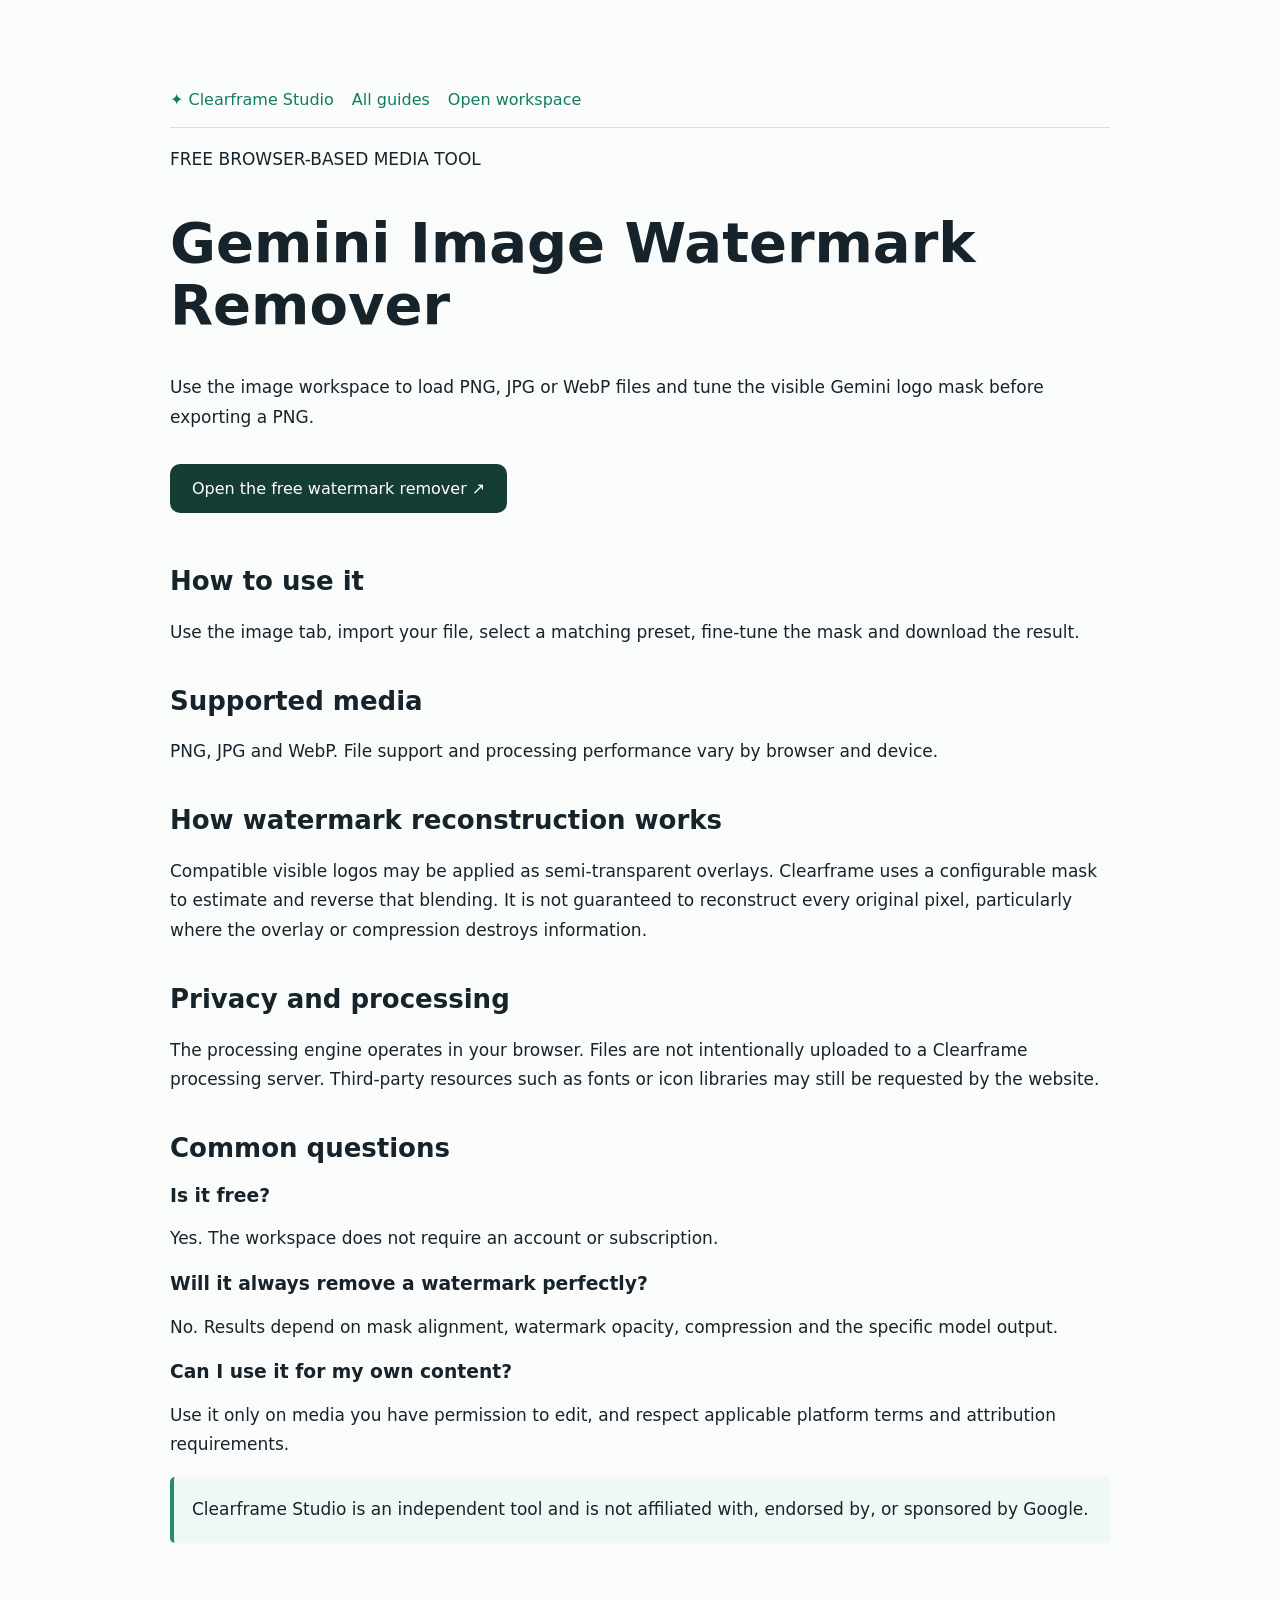
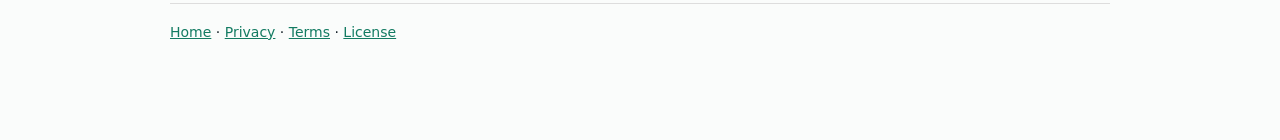
<file: gemini-image-watermark-remover/index.html>
<!doctype html><html lang="en"><head><meta charset="utf-8"><meta name="viewport" content="width=device-width,initial-scale=1"><title>Gemini Image Watermark Remover – Free Browser Tool | Clearframe Studio</title><meta name="description" content="Use the image workspace to load PNG, JPG or WebP files and tune the visible Gemini logo mask before exporting a PNG. Free private browser-based processing with Clearframe Studio."><meta name="robots" content="index,follow,max-image-preview:large"><link rel="canonical" href="/gemini-image-watermark-remover/"><link rel="icon" href="/favicon.svg" type="image/svg+xml"><link rel="stylesheet" href="/seo.css"><meta property="og:type" content="article"><meta property="og:title" content="Gemini Image Watermark Remover | Clearframe Studio"><meta property="og:description" content="Use the image workspace to load PNG, JPG or WebP files and tune the visible Gemini logo mask before exporting a PNG."><script type="application/ld+json">{"@context": "https://schema.org", "@type": "WebPage", "name": "Gemini Image Watermark Remover", "description": "Use the image workspace to load PNG, JPG or WebP files and tune the visible Gemini logo mask before exporting a PNG."}</script></head><body style="margin:0;background:#fafcfb;font-family:system-ui,-apple-system,sans-serif"><main class="guide-wrap"><nav class="guide-nav"><a href="/">✦ Clearframe Studio</a><a href="/guides/">All guides</a><a href="/#workspace">Open workspace</a></nav><p>FREE BROWSER-BASED MEDIA TOOL</p><h1>Gemini Image Watermark Remover</h1><p>Use the image workspace to load PNG, JPG or WebP files and tune the visible Gemini logo mask before exporting a PNG.</p><a class="guide-cta" href="/#workspace">Open the free watermark remover ↗</a><h2>How to use it</h2><p>Use the image tab, import your file, select a matching preset, fine-tune the mask and download the result.</p><h2>Supported media</h2><p>PNG, JPG and WebP. File support and processing performance vary by browser and device.</p><h2>How watermark reconstruction works</h2><p>Compatible visible logos may be applied as semi-transparent overlays. Clearframe uses a configurable mask to estimate and reverse that blending. It is not guaranteed to reconstruct every original pixel, particularly where the overlay or compression destroys information.</p><h2>Privacy and processing</h2><p>The processing engine operates in your browser. Files are not intentionally uploaded to a Clearframe processing server. Third-party resources such as fonts or icon libraries may still be requested by the website.</p><h2>Common questions</h2><h3>Is it free?</h3><p>Yes. The workspace does not require an account or subscription.</p><h3>Will it always remove a watermark perfectly?</h3><p>No. Results depend on mask alignment, watermark opacity, compression and the specific model output.</p><h3>Can I use it for my own content?</h3><p>Use it only on media you have permission to edit, and respect applicable platform terms and attribution requirements.</p><p class="guide-note">Clearframe Studio is an independent tool and is not affiliated with, endorsed by, or sponsored by Google.</p><footer class="guide-footer"><a href="/">Home</a> · <a href="/privacy-policy.html">Privacy</a> · <a href="/terms-of-service.html">Terms</a> · <a href="/LICENSE">License</a></footer></main></body></html>
</file>
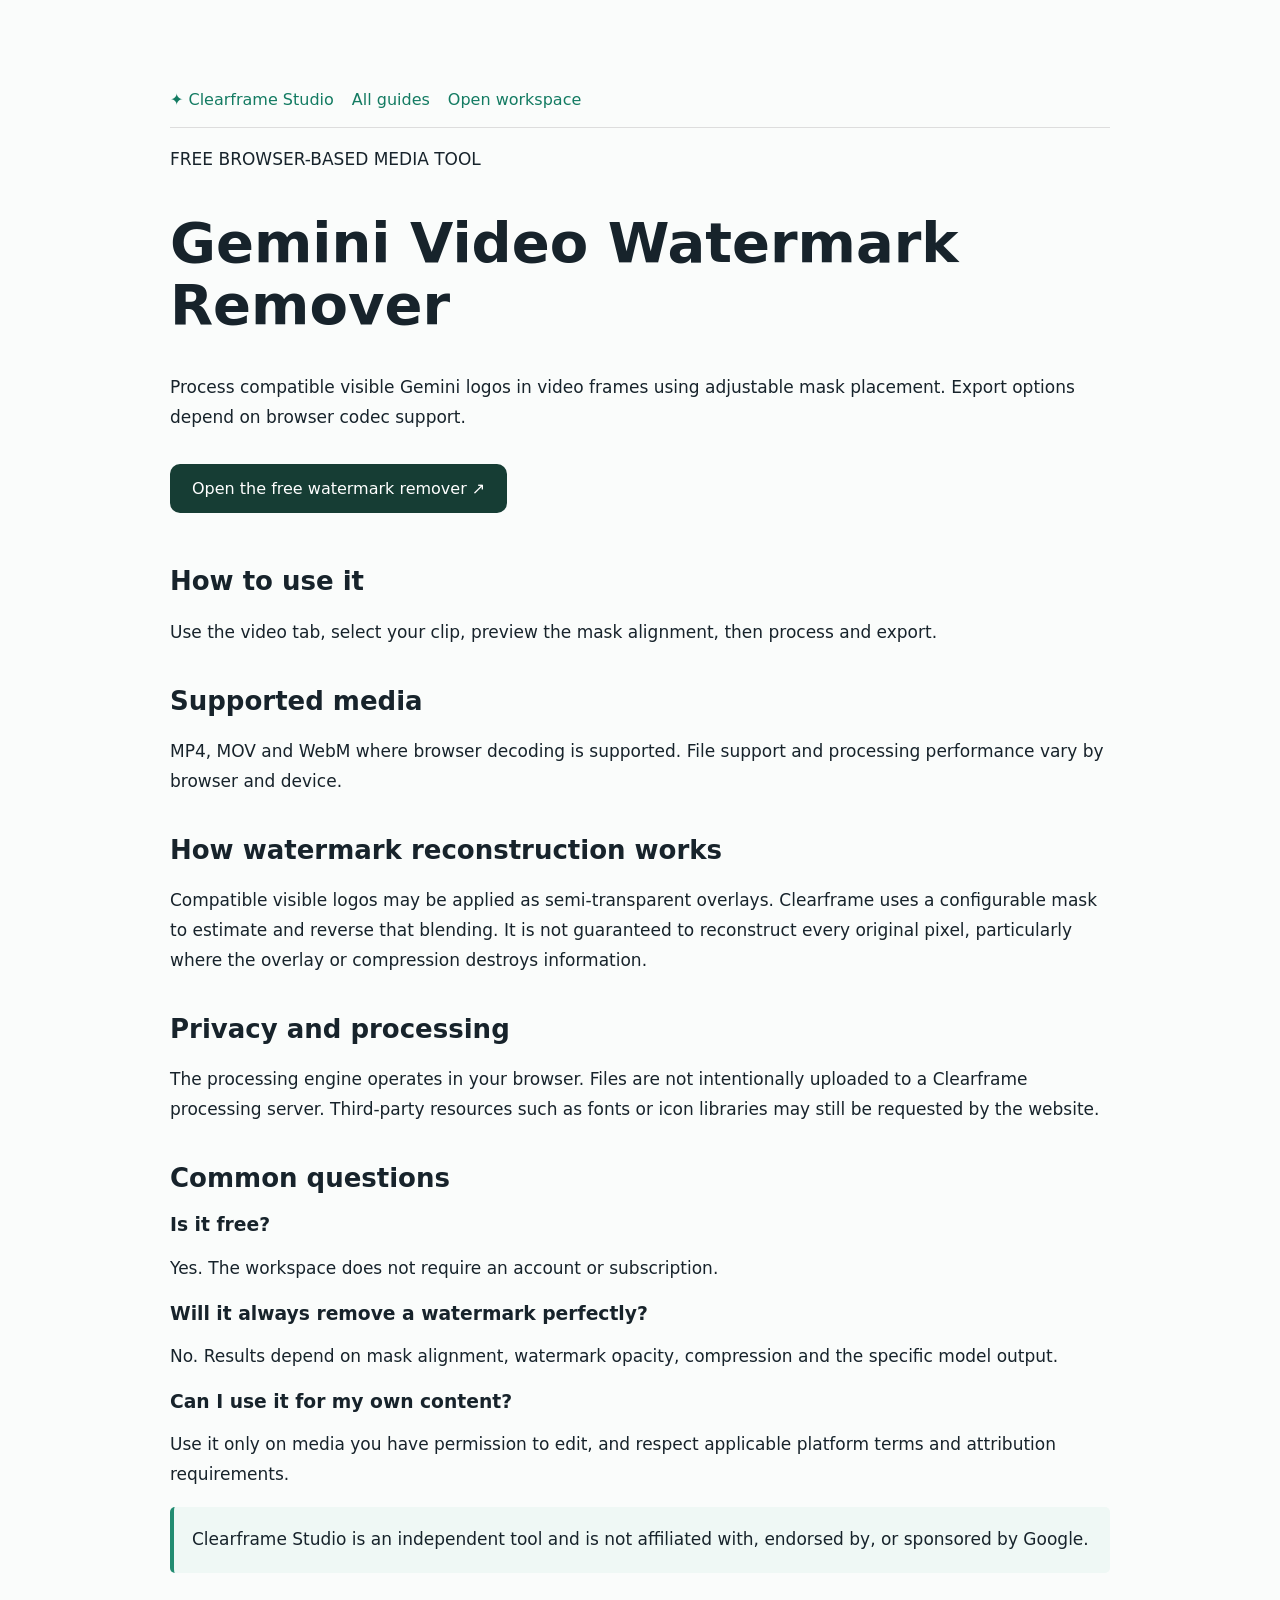
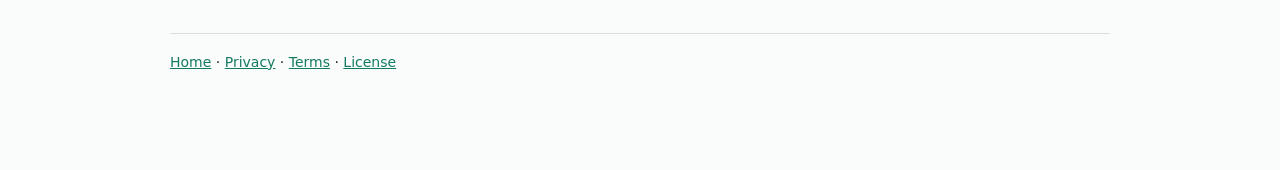
<file: gemini-video-watermark-remover/index.html>
<!doctype html><html lang="en"><head><meta charset="utf-8"><meta name="viewport" content="width=device-width,initial-scale=1"><title>Gemini Video Watermark Remover – Free Browser Tool | Clearframe Studio</title><meta name="description" content="Process compatible visible Gemini logos in video frames using adjustable mask placement. Export options depend on browser codec support. Free private browser-based processing with Clearframe Studio."><meta name="robots" content="index,follow,max-image-preview:large"><link rel="canonical" href="/gemini-video-watermark-remover/"><link rel="icon" href="/favicon.svg" type="image/svg+xml"><link rel="stylesheet" href="/seo.css"><meta property="og:type" content="article"><meta property="og:title" content="Gemini Video Watermark Remover | Clearframe Studio"><meta property="og:description" content="Process compatible visible Gemini logos in video frames using adjustable mask placement. Export options depend on browser codec support."><script type="application/ld+json">{"@context": "https://schema.org", "@type": "WebPage", "name": "Gemini Video Watermark Remover", "description": "Process compatible visible Gemini logos in video frames using adjustable mask placement. Export options depend on browser codec support."}</script></head><body style="margin:0;background:#fafcfb;font-family:system-ui,-apple-system,sans-serif"><main class="guide-wrap"><nav class="guide-nav"><a href="/">✦ Clearframe Studio</a><a href="/guides/">All guides</a><a href="/#workspace">Open workspace</a></nav><p>FREE BROWSER-BASED MEDIA TOOL</p><h1>Gemini Video Watermark Remover</h1><p>Process compatible visible Gemini logos in video frames using adjustable mask placement. Export options depend on browser codec support.</p><a class="guide-cta" href="/#workspace">Open the free watermark remover ↗</a><h2>How to use it</h2><p>Use the video tab, select your clip, preview the mask alignment, then process and export.</p><h2>Supported media</h2><p>MP4, MOV and WebM where browser decoding is supported. File support and processing performance vary by browser and device.</p><h2>How watermark reconstruction works</h2><p>Compatible visible logos may be applied as semi-transparent overlays. Clearframe uses a configurable mask to estimate and reverse that blending. It is not guaranteed to reconstruct every original pixel, particularly where the overlay or compression destroys information.</p><h2>Privacy and processing</h2><p>The processing engine operates in your browser. Files are not intentionally uploaded to a Clearframe processing server. Third-party resources such as fonts or icon libraries may still be requested by the website.</p><h2>Common questions</h2><h3>Is it free?</h3><p>Yes. The workspace does not require an account or subscription.</p><h3>Will it always remove a watermark perfectly?</h3><p>No. Results depend on mask alignment, watermark opacity, compression and the specific model output.</p><h3>Can I use it for my own content?</h3><p>Use it only on media you have permission to edit, and respect applicable platform terms and attribution requirements.</p><p class="guide-note">Clearframe Studio is an independent tool and is not affiliated with, endorsed by, or sponsored by Google.</p><footer class="guide-footer"><a href="/">Home</a> · <a href="/privacy-policy.html">Privacy</a> · <a href="/terms-of-service.html">Terms</a> · <a href="/LICENSE">License</a></footer></main></body></html>
</file>
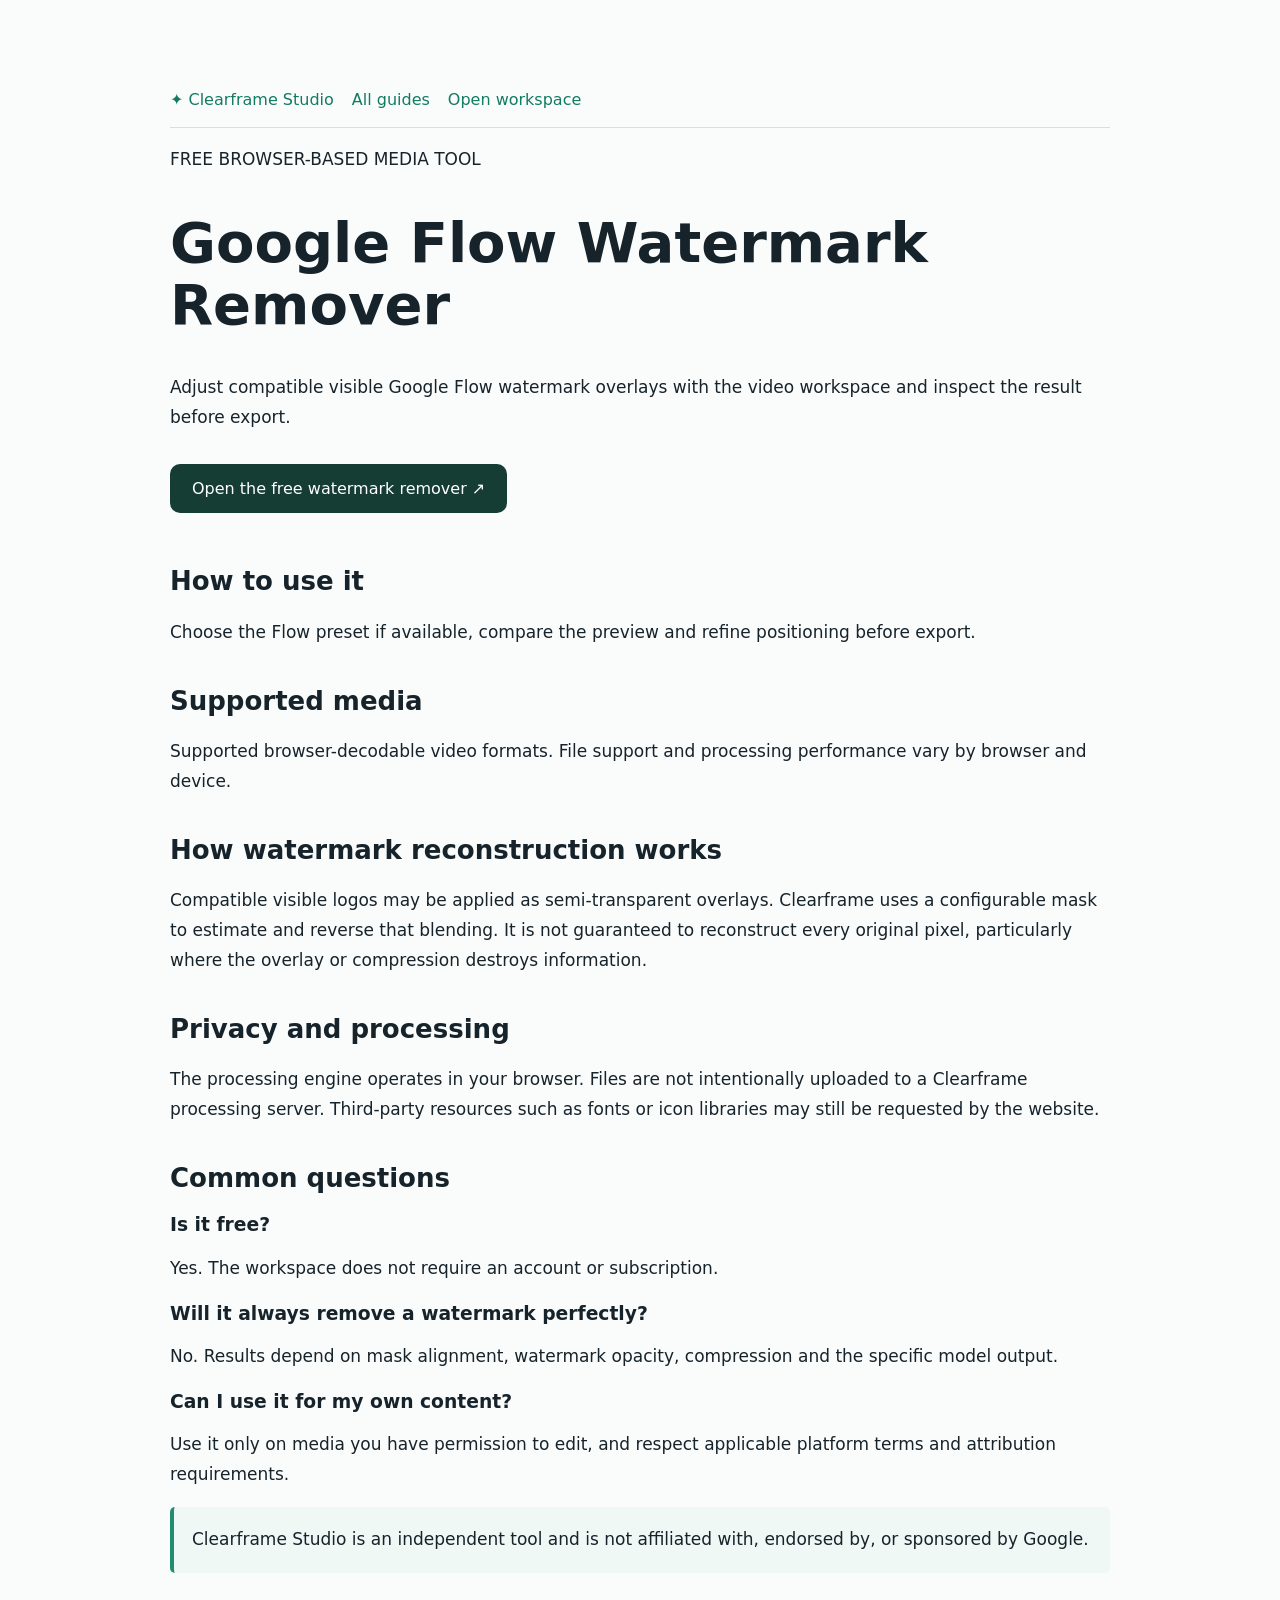
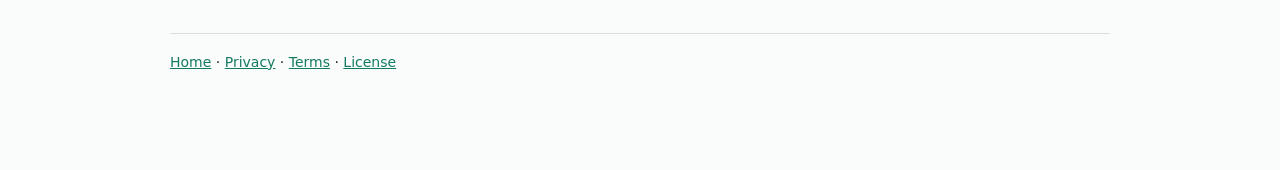
<file: google-flow-watermark-remover/index.html>
<!doctype html><html lang="en"><head><meta charset="utf-8"><meta name="viewport" content="width=device-width,initial-scale=1"><title>Google Flow Watermark Remover – Free Browser Tool | Clearframe Studio</title><meta name="description" content="Adjust compatible visible Google Flow watermark overlays with the video workspace and inspect the result before export. Free private browser-based processing with Clearframe Studio."><meta name="robots" content="index,follow,max-image-preview:large"><link rel="canonical" href="/google-flow-watermark-remover/"><link rel="icon" href="/favicon.svg" type="image/svg+xml"><link rel="stylesheet" href="/seo.css"><meta property="og:type" content="article"><meta property="og:title" content="Google Flow Watermark Remover | Clearframe Studio"><meta property="og:description" content="Adjust compatible visible Google Flow watermark overlays with the video workspace and inspect the result before export."><script type="application/ld+json">{"@context": "https://schema.org", "@type": "WebPage", "name": "Google Flow Watermark Remover", "description": "Adjust compatible visible Google Flow watermark overlays with the video workspace and inspect the result before export."}</script></head><body style="margin:0;background:#fafcfb;font-family:system-ui,-apple-system,sans-serif"><main class="guide-wrap"><nav class="guide-nav"><a href="/">✦ Clearframe Studio</a><a href="/guides/">All guides</a><a href="/#workspace">Open workspace</a></nav><p>FREE BROWSER-BASED MEDIA TOOL</p><h1>Google Flow Watermark Remover</h1><p>Adjust compatible visible Google Flow watermark overlays with the video workspace and inspect the result before export.</p><a class="guide-cta" href="/#workspace">Open the free watermark remover ↗</a><h2>How to use it</h2><p>Choose the Flow preset if available, compare the preview and refine positioning before export.</p><h2>Supported media</h2><p>Supported browser-decodable video formats. File support and processing performance vary by browser and device.</p><h2>How watermark reconstruction works</h2><p>Compatible visible logos may be applied as semi-transparent overlays. Clearframe uses a configurable mask to estimate and reverse that blending. It is not guaranteed to reconstruct every original pixel, particularly where the overlay or compression destroys information.</p><h2>Privacy and processing</h2><p>The processing engine operates in your browser. Files are not intentionally uploaded to a Clearframe processing server. Third-party resources such as fonts or icon libraries may still be requested by the website.</p><h2>Common questions</h2><h3>Is it free?</h3><p>Yes. The workspace does not require an account or subscription.</p><h3>Will it always remove a watermark perfectly?</h3><p>No. Results depend on mask alignment, watermark opacity, compression and the specific model output.</p><h3>Can I use it for my own content?</h3><p>Use it only on media you have permission to edit, and respect applicable platform terms and attribution requirements.</p><p class="guide-note">Clearframe Studio is an independent tool and is not affiliated with, endorsed by, or sponsored by Google.</p><footer class="guide-footer"><a href="/">Home</a> · <a href="/privacy-policy.html">Privacy</a> · <a href="/terms-of-service.html">Terms</a> · <a href="/LICENSE">License</a></footer></main></body></html>
</file>
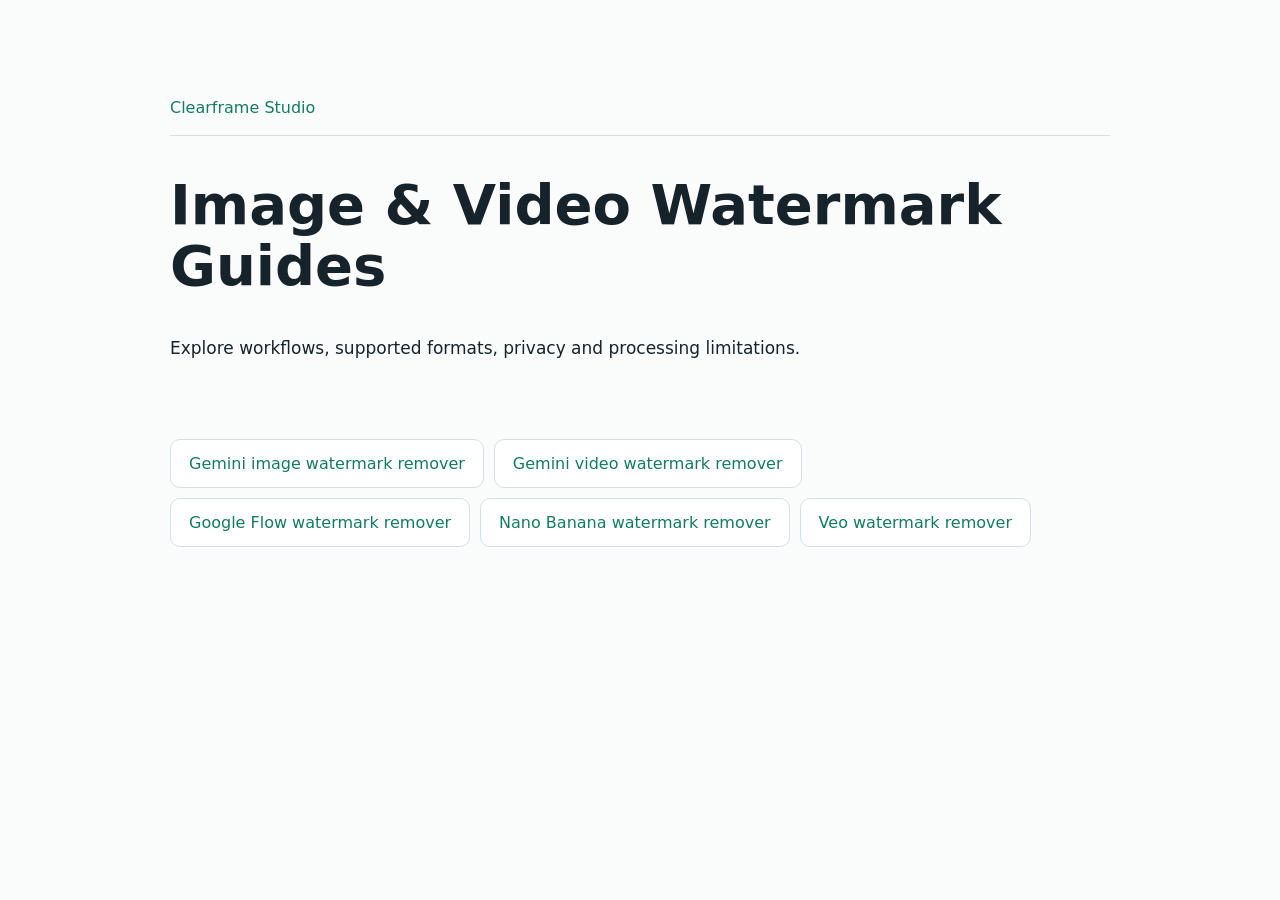
<file: guides/index.html>
<!doctype html><html lang="en"><head><meta charset="utf-8"><meta name="viewport" content="width=device-width,initial-scale=1"><title>Gemini Watermark Removal Guides | Clearframe Studio</title><meta name="description" content="Practical guides for Gemini, Google Flow, Nano Banana and Veo image and video watermark processing."><link rel="canonical" href="/guides/"><link rel="stylesheet" href="/seo.css"></head><body style="font-family:system-ui;background:#fafcfb"><main class="guide-wrap"><nav class="guide-nav"><a href="/">Clearframe Studio</a></nav><h1>Image & Video Watermark Guides</h1><p>Explore workflows, supported formats, privacy and processing limitations.</p><div class="seo-hub"><a href="/gemini-image-watermark-remover/">Gemini image watermark remover</a><a href="/gemini-video-watermark-remover/">Gemini video watermark remover</a><a href="/google-flow-watermark-remover/">Google Flow watermark remover</a><a href="/nano-banana-watermark-remover/">Nano Banana watermark remover</a><a href="/veo-watermark-remover/">Veo watermark remover</a></div></main></body></html>
</file>
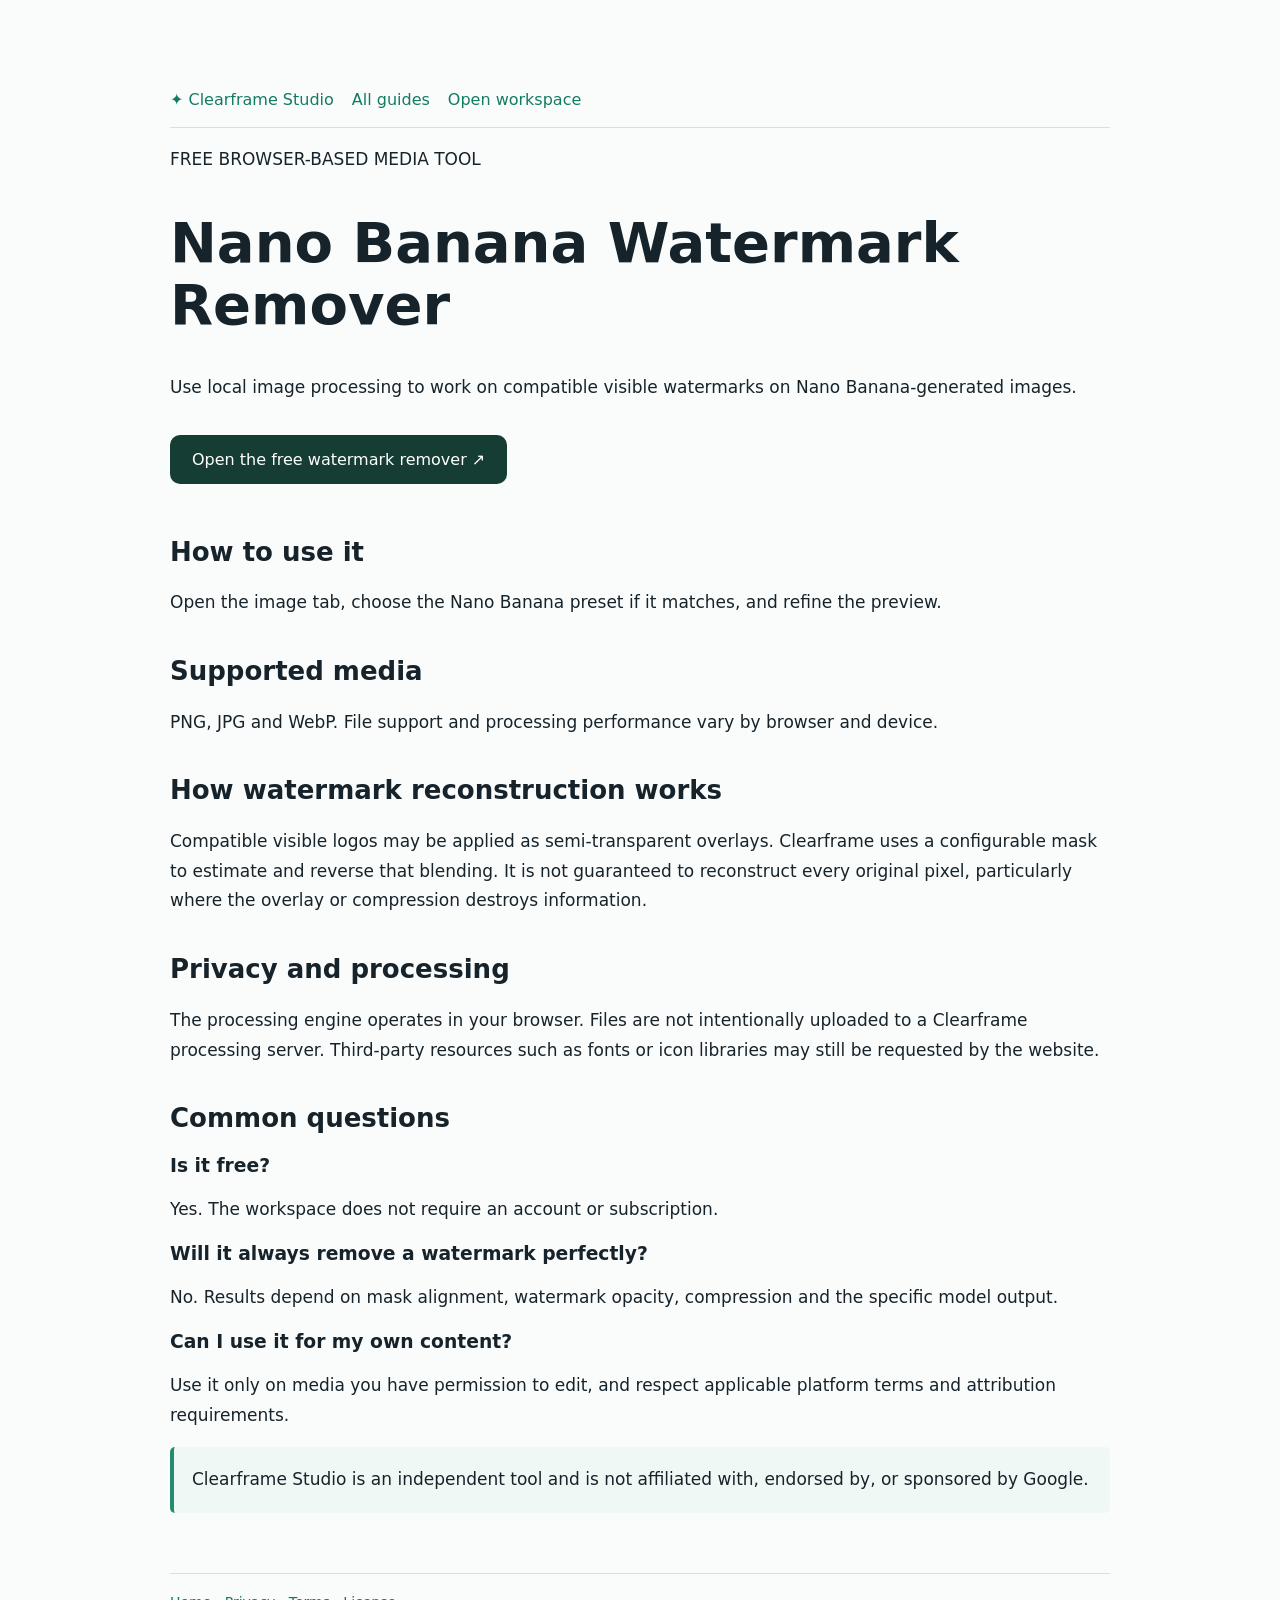
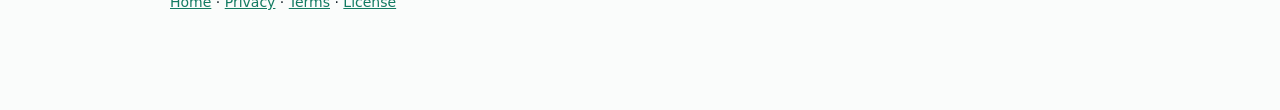
<file: nano-banana-watermark-remover/index.html>
<!doctype html><html lang="en"><head><meta charset="utf-8"><meta name="viewport" content="width=device-width,initial-scale=1"><title>Nano Banana Watermark Remover – Free Browser Tool | Clearframe Studio</title><meta name="description" content="Use local image processing to work on compatible visible watermarks on Nano Banana-generated images. Free private browser-based processing with Clearframe Studio."><meta name="robots" content="index,follow,max-image-preview:large"><link rel="canonical" href="/nano-banana-watermark-remover/"><link rel="icon" href="/favicon.svg" type="image/svg+xml"><link rel="stylesheet" href="/seo.css"><meta property="og:type" content="article"><meta property="og:title" content="Nano Banana Watermark Remover | Clearframe Studio"><meta property="og:description" content="Use local image processing to work on compatible visible watermarks on Nano Banana-generated images."><script type="application/ld+json">{"@context": "https://schema.org", "@type": "WebPage", "name": "Nano Banana Watermark Remover", "description": "Use local image processing to work on compatible visible watermarks on Nano Banana-generated images."}</script></head><body style="margin:0;background:#fafcfb;font-family:system-ui,-apple-system,sans-serif"><main class="guide-wrap"><nav class="guide-nav"><a href="/">✦ Clearframe Studio</a><a href="/guides/">All guides</a><a href="/#workspace">Open workspace</a></nav><p>FREE BROWSER-BASED MEDIA TOOL</p><h1>Nano Banana Watermark Remover</h1><p>Use local image processing to work on compatible visible watermarks on Nano Banana-generated images.</p><a class="guide-cta" href="/#workspace">Open the free watermark remover ↗</a><h2>How to use it</h2><p>Open the image tab, choose the Nano Banana preset if it matches, and refine the preview.</p><h2>Supported media</h2><p>PNG, JPG and WebP. File support and processing performance vary by browser and device.</p><h2>How watermark reconstruction works</h2><p>Compatible visible logos may be applied as semi-transparent overlays. Clearframe uses a configurable mask to estimate and reverse that blending. It is not guaranteed to reconstruct every original pixel, particularly where the overlay or compression destroys information.</p><h2>Privacy and processing</h2><p>The processing engine operates in your browser. Files are not intentionally uploaded to a Clearframe processing server. Third-party resources such as fonts or icon libraries may still be requested by the website.</p><h2>Common questions</h2><h3>Is it free?</h3><p>Yes. The workspace does not require an account or subscription.</p><h3>Will it always remove a watermark perfectly?</h3><p>No. Results depend on mask alignment, watermark opacity, compression and the specific model output.</p><h3>Can I use it for my own content?</h3><p>Use it only on media you have permission to edit, and respect applicable platform terms and attribution requirements.</p><p class="guide-note">Clearframe Studio is an independent tool and is not affiliated with, endorsed by, or sponsored by Google.</p><footer class="guide-footer"><a href="/">Home</a> · <a href="/privacy-policy.html">Privacy</a> · <a href="/terms-of-service.html">Terms</a> · <a href="/LICENSE">License</a></footer></main></body></html>
</file>
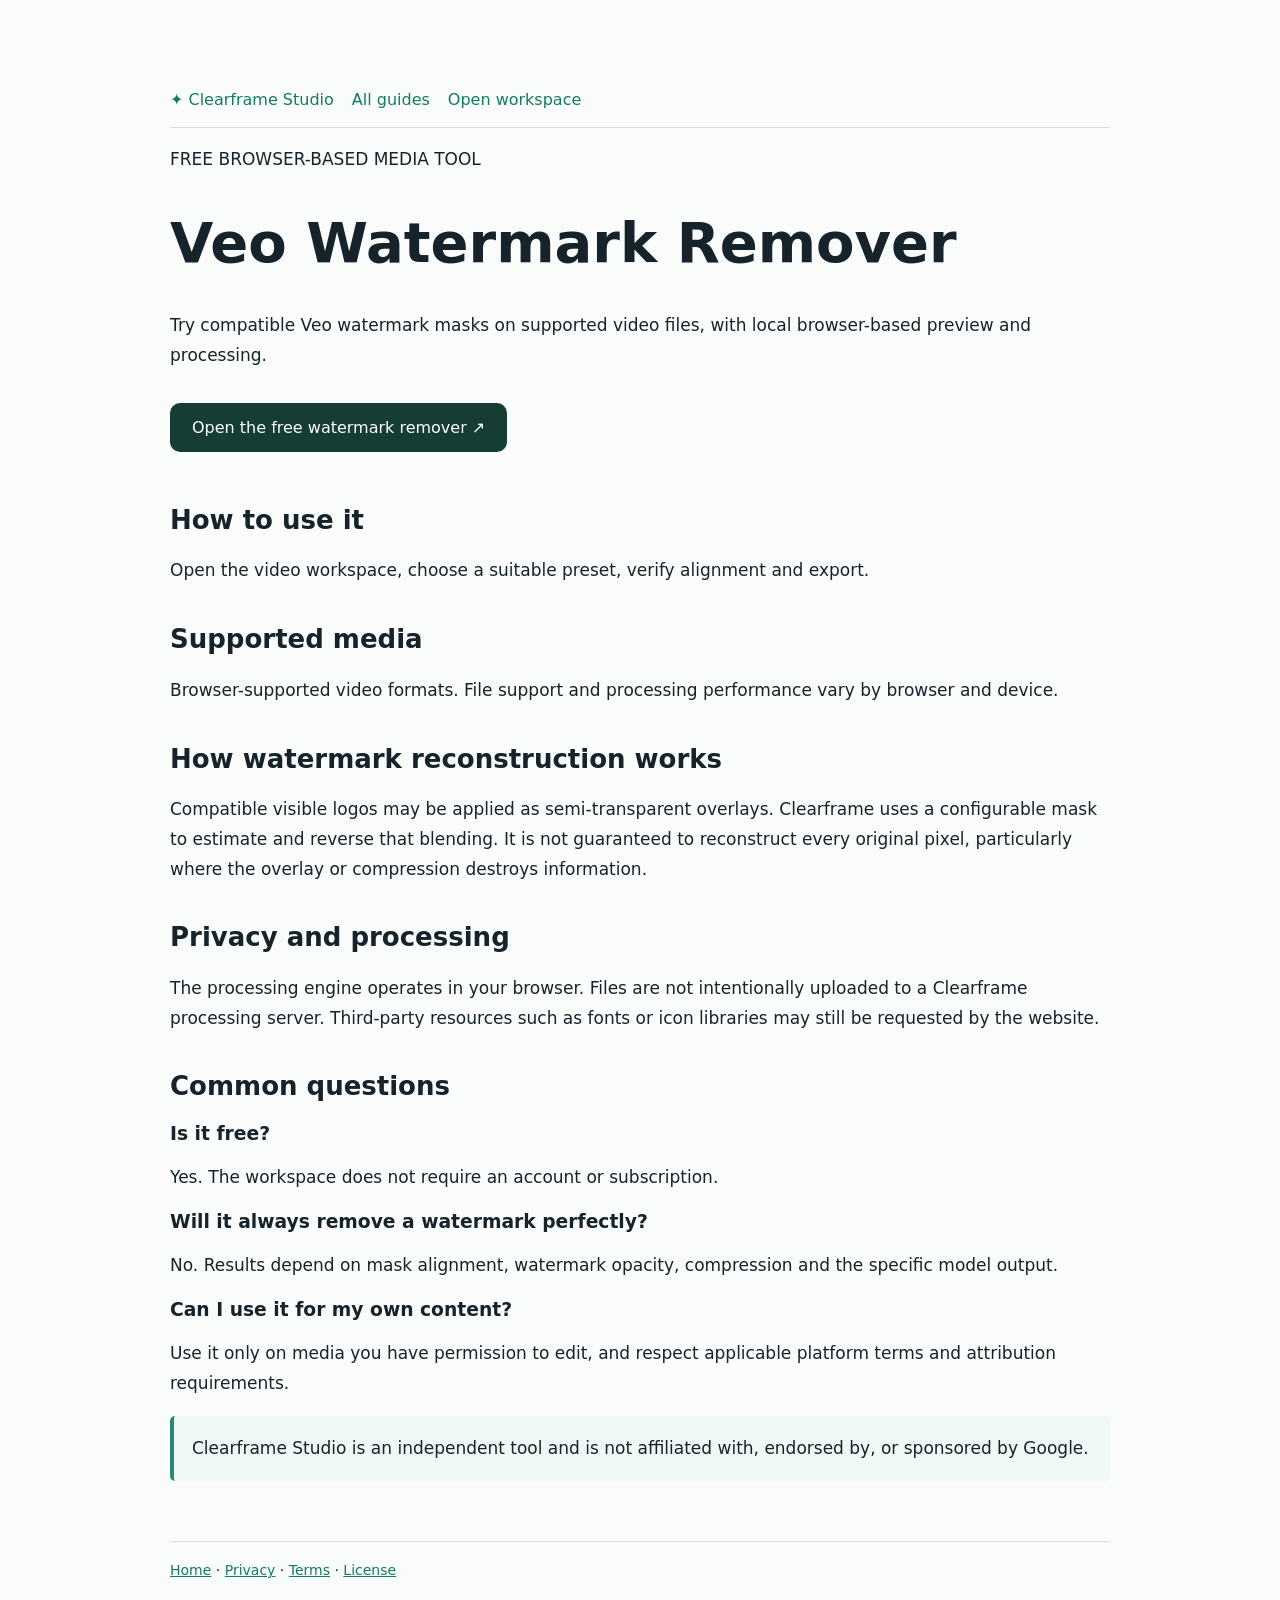
<file: veo-watermark-remover/index.html>
<!doctype html><html lang="en"><head><meta charset="utf-8"><meta name="viewport" content="width=device-width,initial-scale=1"><title>Veo Watermark Remover – Free Browser Tool | Clearframe Studio</title><meta name="description" content="Try compatible Veo watermark masks on supported video files, with local browser-based preview and processing. Free private browser-based processing with Clearframe Studio."><meta name="robots" content="index,follow,max-image-preview:large"><link rel="canonical" href="/veo-watermark-remover/"><link rel="icon" href="/favicon.svg" type="image/svg+xml"><link rel="stylesheet" href="/seo.css"><meta property="og:type" content="article"><meta property="og:title" content="Veo Watermark Remover | Clearframe Studio"><meta property="og:description" content="Try compatible Veo watermark masks on supported video files, with local browser-based preview and processing."><script type="application/ld+json">{"@context": "https://schema.org", "@type": "WebPage", "name": "Veo Watermark Remover", "description": "Try compatible Veo watermark masks on supported video files, with local browser-based preview and processing."}</script></head><body style="margin:0;background:#fafcfb;font-family:system-ui,-apple-system,sans-serif"><main class="guide-wrap"><nav class="guide-nav"><a href="/">✦ Clearframe Studio</a><a href="/guides/">All guides</a><a href="/#workspace">Open workspace</a></nav><p>FREE BROWSER-BASED MEDIA TOOL</p><h1>Veo Watermark Remover</h1><p>Try compatible Veo watermark masks on supported video files, with local browser-based preview and processing.</p><a class="guide-cta" href="/#workspace">Open the free watermark remover ↗</a><h2>How to use it</h2><p>Open the video workspace, choose a suitable preset, verify alignment and export.</p><h2>Supported media</h2><p>Browser-supported video formats. File support and processing performance vary by browser and device.</p><h2>How watermark reconstruction works</h2><p>Compatible visible logos may be applied as semi-transparent overlays. Clearframe uses a configurable mask to estimate and reverse that blending. It is not guaranteed to reconstruct every original pixel, particularly where the overlay or compression destroys information.</p><h2>Privacy and processing</h2><p>The processing engine operates in your browser. Files are not intentionally uploaded to a Clearframe processing server. Third-party resources such as fonts or icon libraries may still be requested by the website.</p><h2>Common questions</h2><h3>Is it free?</h3><p>Yes. The workspace does not require an account or subscription.</p><h3>Will it always remove a watermark perfectly?</h3><p>No. Results depend on mask alignment, watermark opacity, compression and the specific model output.</p><h3>Can I use it for my own content?</h3><p>Use it only on media you have permission to edit, and respect applicable platform terms and attribution requirements.</p><p class="guide-note">Clearframe Studio is an independent tool and is not affiliated with, endorsed by, or sponsored by Google.</p><footer class="guide-footer"><a href="/">Home</a> · <a href="/privacy-policy.html">Privacy</a> · <a href="/terms-of-service.html">Terms</a> · <a href="/LICENSE">License</a></footer></main></body></html>
</file>
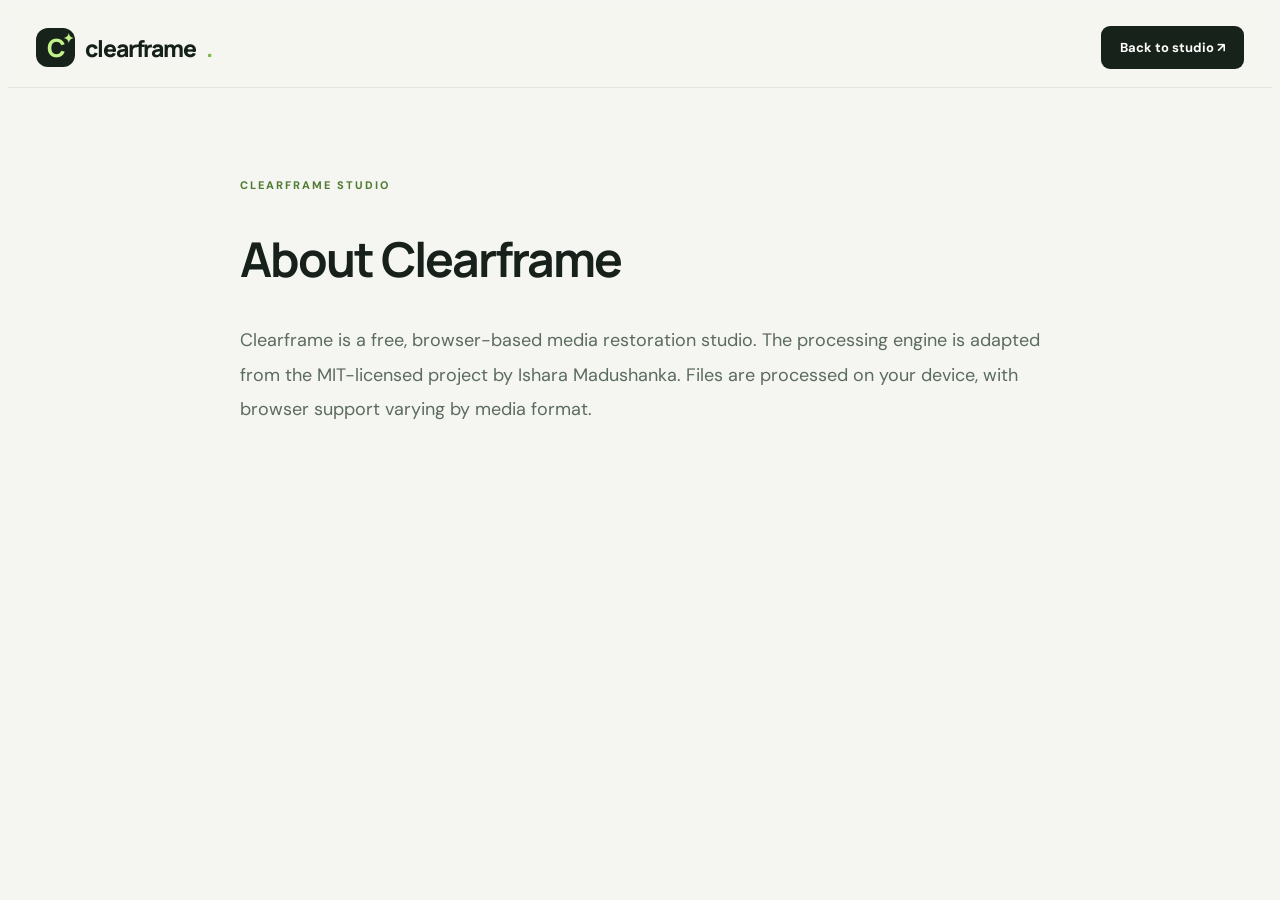
<file: about.html>
<!doctype html><html lang="en"><head><meta charset="utf-8"><meta name="viewport" content="width=device-width,initial-scale=1"><title>About Clearframe | Clearframe</title><link rel="stylesheet" href="./clearframe.css"><link rel="icon" href="./favicon.svg"></head><body><header class="app-header"><div class="cf-nav"><a class="cf-brand" href="./index.html"><span class="cf-mark">C<span>✦</span></span>clearframe<span class="cf-brand-dot">.</span></a><a class="cf-nav-cta" href="./index.html">Back to studio ↗</a></div></header><main class="container" style="max-width:800px!important;min-height:65vh;padding-top:85px!important"><span class="cf-kicker">CLEARFRAME STUDIO</span><h1 style="font-size:48px;letter-spacing:-2px">About Clearframe</h1><p style="font-size:18px;line-height:1.9;color:#5b6b5e">Clearframe is a free, browser-based media restoration studio. The processing engine is adapted from the MIT-licensed project by Ishara Madushanka. Files are processed on your device, with browser support varying by media format.</p></main></body></html>
</file>
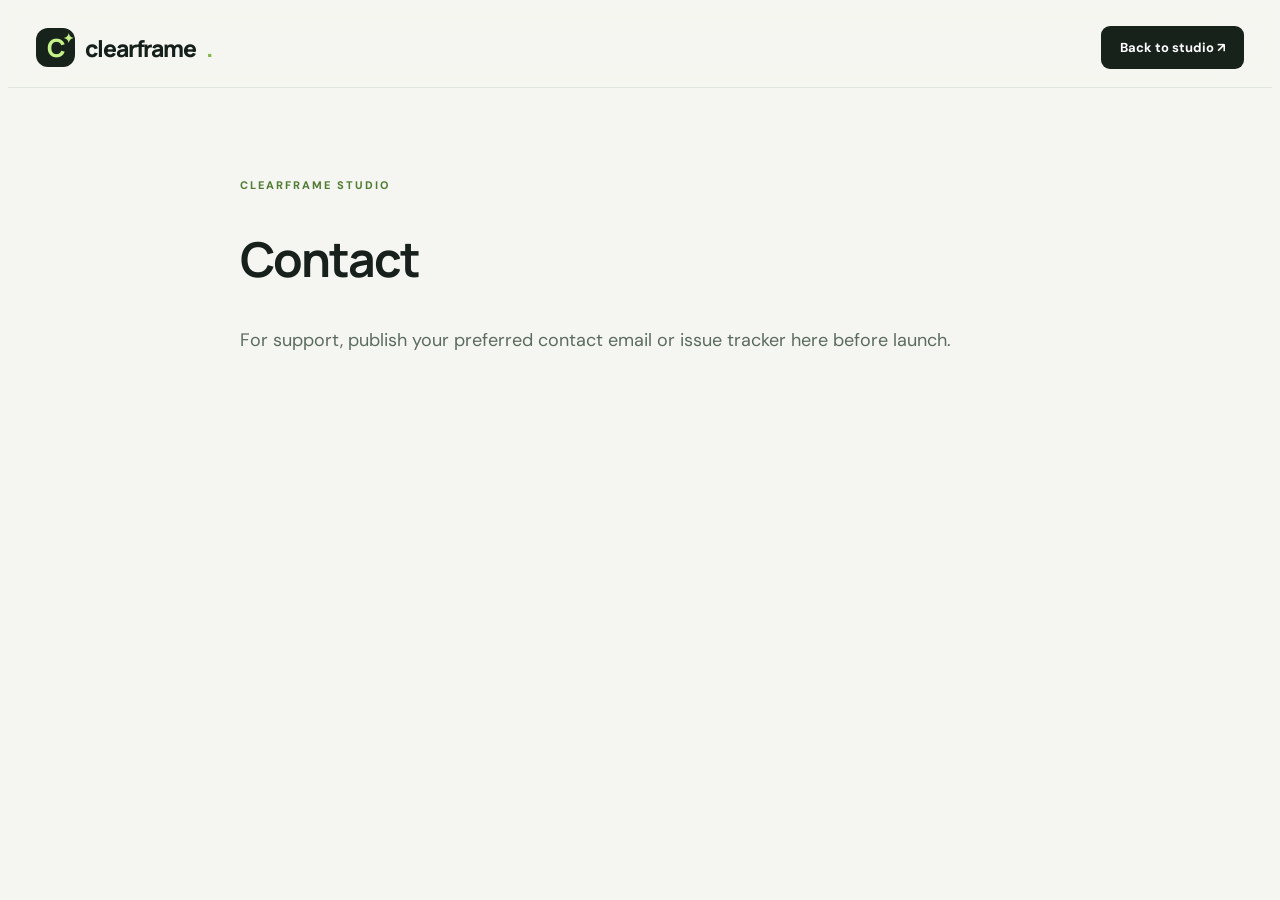
<file: contact.html>
<!doctype html><html lang="en"><head><meta charset="utf-8"><meta name="viewport" content="width=device-width,initial-scale=1"><title>Contact | Clearframe</title><link rel="stylesheet" href="./clearframe.css"><link rel="icon" href="./favicon.svg"></head><body><header class="app-header"><div class="cf-nav"><a class="cf-brand" href="./index.html"><span class="cf-mark">C<span>✦</span></span>clearframe<span class="cf-brand-dot">.</span></a><a class="cf-nav-cta" href="./index.html">Back to studio ↗</a></div></header><main class="container" style="max-width:800px!important;min-height:65vh;padding-top:85px!important"><span class="cf-kicker">CLEARFRAME STUDIO</span><h1 style="font-size:48px;letter-spacing:-2px">Contact</h1><p style="font-size:18px;line-height:1.9;color:#5b6b5e">For support, publish your preferred contact email or issue tracker here before launch.</p></main></body></html>
</file>
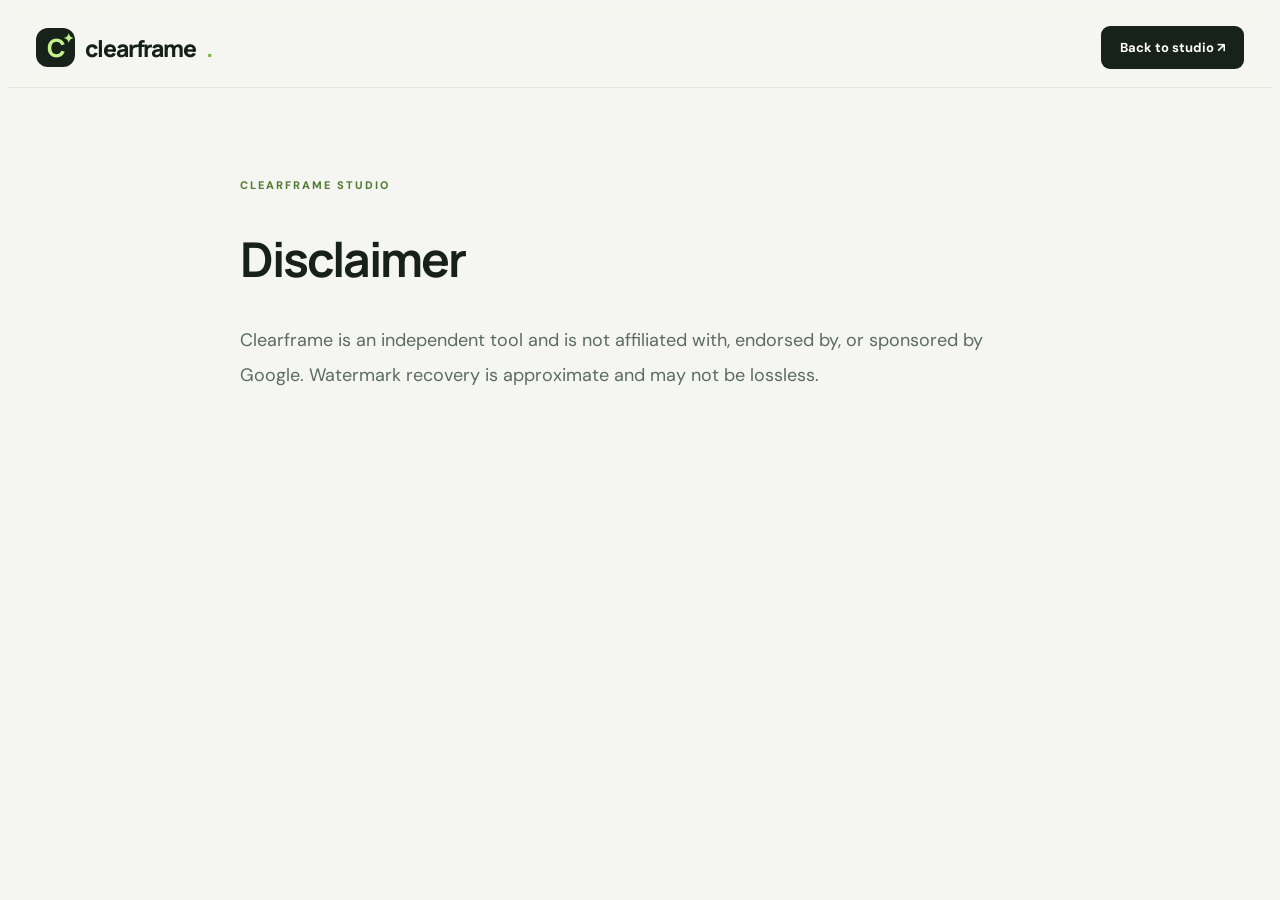
<file: disclaimer.html>
<!doctype html><html lang="en"><head><meta charset="utf-8"><meta name="viewport" content="width=device-width,initial-scale=1"><title>Disclaimer | Clearframe</title><link rel="stylesheet" href="./clearframe.css"><link rel="icon" href="./favicon.svg"></head><body><header class="app-header"><div class="cf-nav"><a class="cf-brand" href="./index.html"><span class="cf-mark">C<span>✦</span></span>clearframe<span class="cf-brand-dot">.</span></a><a class="cf-nav-cta" href="./index.html">Back to studio ↗</a></div></header><main class="container" style="max-width:800px!important;min-height:65vh;padding-top:85px!important"><span class="cf-kicker">CLEARFRAME STUDIO</span><h1 style="font-size:48px;letter-spacing:-2px">Disclaimer</h1><p style="font-size:18px;line-height:1.9;color:#5b6b5e">Clearframe is an independent tool and is not affiliated with, endorsed by, or sponsored by Google. Watermark recovery is approximate and may not be lossless.</p></main></body></html>
</file>
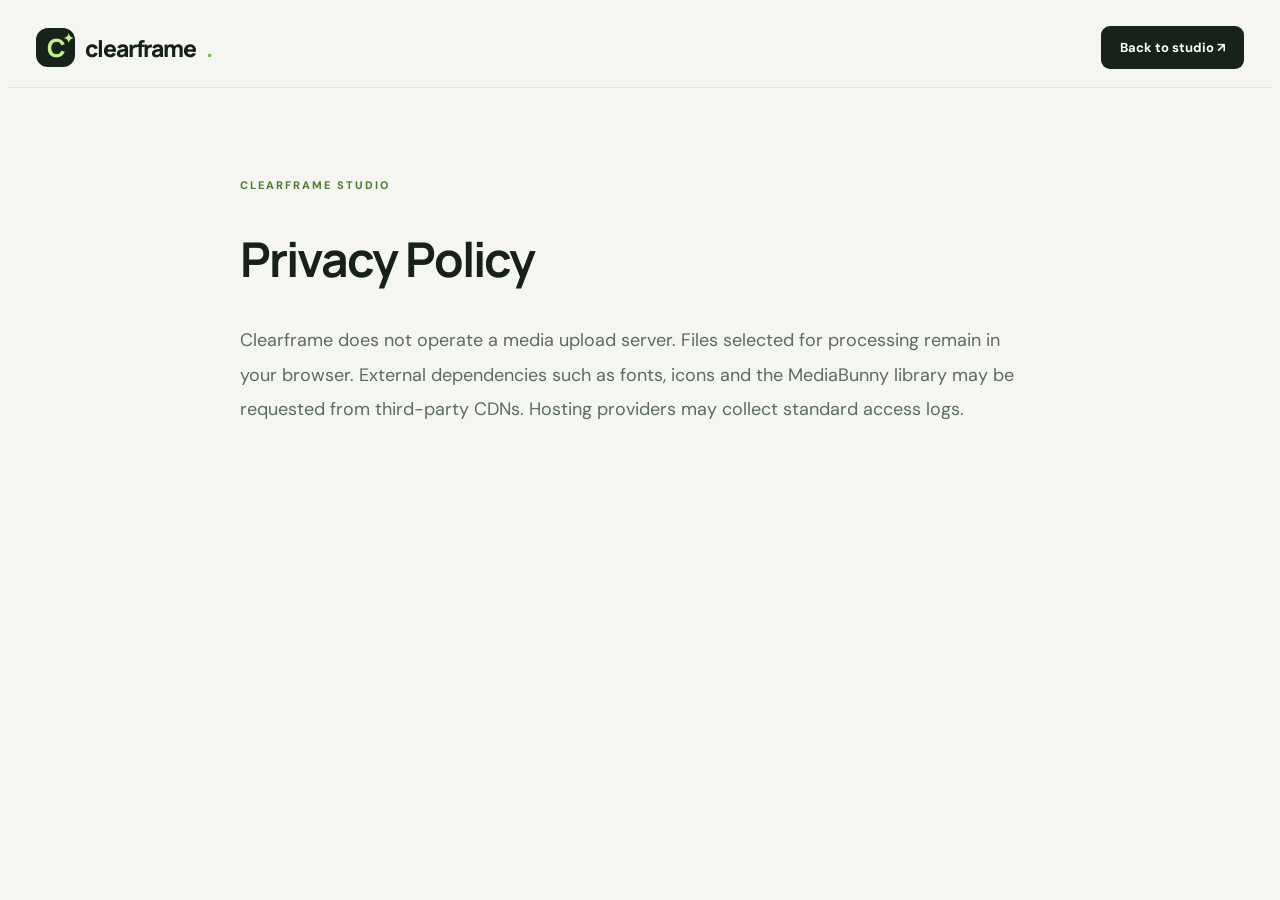
<file: privacy-policy.html>
<!doctype html><html lang="en"><head><meta charset="utf-8"><meta name="viewport" content="width=device-width,initial-scale=1"><title>Privacy Policy | Clearframe</title><link rel="stylesheet" href="./clearframe.css"><link rel="icon" href="./favicon.svg"></head><body><header class="app-header"><div class="cf-nav"><a class="cf-brand" href="./index.html"><span class="cf-mark">C<span>✦</span></span>clearframe<span class="cf-brand-dot">.</span></a><a class="cf-nav-cta" href="./index.html">Back to studio ↗</a></div></header><main class="container" style="max-width:800px!important;min-height:65vh;padding-top:85px!important"><span class="cf-kicker">CLEARFRAME STUDIO</span><h1 style="font-size:48px;letter-spacing:-2px">Privacy Policy</h1><p style="font-size:18px;line-height:1.9;color:#5b6b5e">Clearframe does not operate a media upload server. Files selected for processing remain in your browser. External dependencies such as fonts, icons and the MediaBunny library may be requested from third-party CDNs. Hosting providers may collect standard access logs.</p></main></body></html>
</file>
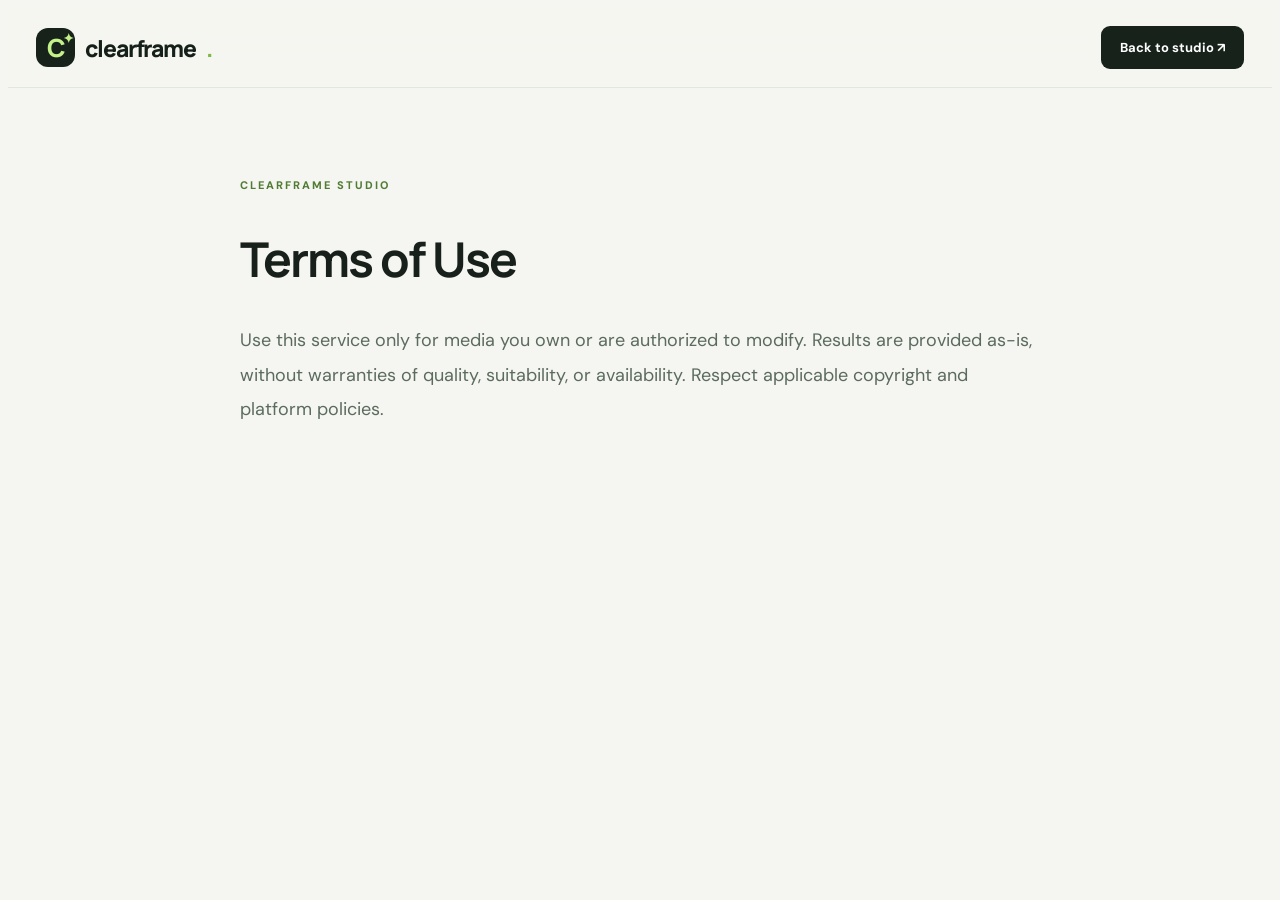
<file: terms-of-service.html>
<!doctype html><html lang="en"><head><meta charset="utf-8"><meta name="viewport" content="width=device-width,initial-scale=1"><title>Terms of Use | Clearframe</title><link rel="stylesheet" href="./clearframe.css"><link rel="icon" href="./favicon.svg"></head><body><header class="app-header"><div class="cf-nav"><a class="cf-brand" href="./index.html"><span class="cf-mark">C<span>✦</span></span>clearframe<span class="cf-brand-dot">.</span></a><a class="cf-nav-cta" href="./index.html">Back to studio ↗</a></div></header><main class="container" style="max-width:800px!important;min-height:65vh;padding-top:85px!important"><span class="cf-kicker">CLEARFRAME STUDIO</span><h1 style="font-size:48px;letter-spacing:-2px">Terms of Use</h1><p style="font-size:18px;line-height:1.9;color:#5b6b5e">Use this service only for media you own or are authorized to modify. Results are provided as-is, without warranties of quality, suitability, or availability. Respect applicable copyright and platform policies.</p></main></body></html>
</file>
<file: seo.css>
/* Search landing page and guide styles */
.seo-hub{padding:48px 0;max-width:1050px;margin:auto}.seo-hub h2{font-size:clamp(26px,4vw,40px);margin:12px 0}.seo-hub>a{display:inline-flex;margin:10px 10px 0 0;padding:14px 18px;border:1px solid #d8dee5;border-radius:10px;text-decoration:none;color:#17232b;background:#fff}.seo-hub>a:hover{border-color:#388f76}.guide-wrap{max-width:940px;margin:0 auto;padding:72px 24px 100px;color:#17232b}.guide-wrap h1{font-size:clamp(34px,5vw,56px);line-height:1.1}.guide-wrap h2{font-size:26px;margin-top:38px}.guide-wrap p,.guide-wrap li{font-size:17px;line-height:1.75}.guide-wrap a{color:#137b62}.guide-note{padding:18px;border-left:4px solid #228c71;background:#eff8f5;border-radius:5px}.guide-cta{display:inline-block;background:#163d34;color:white!important;padding:15px 22px;border-radius:10px;text-decoration:none;margin:15px 0}.guide-nav{display:flex;gap:18px;flex-wrap:wrap;padding:18px 0;border-bottom:1px solid #ddd}.guide-nav a{text-decoration:none}.guide-footer{border-top:1px solid #ddd;margin-top:60px;padding-top:20px;font-size:14px}.guide-wrap ul{padding-left:24px}
</file>
<file: clearframe.css>
@import url('https://fonts.googleapis.com/css2?family=DM+Sans:wght@400;500;600;700&family=Manrope:wght@400;500;600;700;800&display=swap');
:root{--cf-bg:#f5f6f1;--cf-ink:#17201b;--cf-lime:#c4f28a;--cf-line:#dce1d8}html{scroll-behavior:smooth}body{font-family:'DM Sans',sans-serif!important;background:var(--cf-bg)!important;color:var(--cf-ink)!important}h1,h2,h3,.brand-title{font-family:Manrope,sans-serif!important}.app-header{position:sticky!important;top:0;z-index:1000;background:#f5f6f1ee!important;backdrop-filter:blur(20px);border-bottom:1px solid #e2e7dd!important;box-shadow:none!important}.cf-nav{max-width:1230px;margin:auto;padding:18px 28px;display:flex;align-items:center;justify-content:space-between;gap:30px}.cf-brand{display:inline-flex;align-items:center;gap:10px;text-decoration:none!important;font:800 23px Manrope,sans-serif;color:#16201a!important;letter-spacing:-1.1px}.cf-mark{display:grid;place-items:center;background:#17221a;color:#c4f28a;width:39px;height:39px;border-radius:12px;font-size:25px;position:relative}.cf-mark span{position:absolute;font-size:13px;top:1px;right:2px}.cf-brand-dot{color:#80b848}.cf-links{display:flex;gap:35px}.cf-links a,.cf-nav-cta{color:#344139;text-decoration:none;font-size:13px;font-weight:700}.cf-links a:hover{color:#608d2e}.cf-nav-cta{background:#17221a;color:#fff!important;padding:13px 19px;border-radius:9px}.cf-nav-cta span{color:#b9ef83;margin-left:9px}.container{max-width:1230px!important;padding:0 28px!important;margin:auto!important}.hero-section{padding:100px 0 85px!important;max-width:860px!important;margin:0!important;text-align:left!important;background:transparent!important}.cf-eyebrow,.cf-kicker{font-size:11px;letter-spacing:2px;font-weight:800;color:#527c34}.cf-live-dot{display:inline-block;width:8px;height:8px;background:#7dbb46;border-radius:50%;margin-right:9px;box-shadow:0 0 0 4px #dff2d0}.hero-title{font-size:clamp(48px,7.3vw,100px)!important;line-height:1.04!important;letter-spacing:-5px!important;font-weight:800!important;color:#17221a!important;margin:24px 0!important;text-align:left!important}.hero-title em{font-style:normal;color:#81ad56}.hero-description{font-size:17px!important;line-height:1.8!important;color:#657267!important;max-width:625px!important;margin:0!important;text-align:left!important}.cf-hero-actions{display:flex;gap:24px;align-items:center;margin-top:34px}.cf-primary-link{display:inline-flex;align-items:center;gap:34px;background:#1b271e;color:#fff!important;padding:16px 21px;border-radius:10px;font-size:14px;font-weight:700;text-decoration:none}.cf-primary-link span{color:#c4f28a}.cf-hero-note{font-size:13px;color:#7b857c}.cf-metrics{display:flex;gap:36px;border-top:1px solid #d9e0d6;margin-top:58px;padding-top:23px;font-size:12px;color:#728075;font-weight:600}.cf-metrics b{color:#5b8e36;margin-right:8px}.cf-section-head{display:flex;justify-content:space-between;align-items:end;gap:35px;margin:22px 0 24px}.cf-section-head h2{font-size:clamp(26px,3.5vw,39px);letter-spacing:-1.8px;color:#1c2920;margin:9px 0 0}.cf-section-head p{max-width:330px;color:#78847a;font-size:13px;line-height:1.7}.tab-container{scroll-margin-top:110px!important;justify-content:flex-start!important;margin-bottom:0!important;gap:8px!important}.tab-btn{font-family:Manrope,sans-serif!important;border-radius:11px 11px 0 0!important;padding:16px 26px!important;font-weight:800!important}.tab-btn.active{background:#19251d!important;color:#c4f28a!important;border-color:#19251d!important}.card{border:1px solid #dfe5da!important;border-radius:0 18px 18px 18px!important;box-shadow:0 12px 35px #18271a0b!important;background:#fff!important}.dropzone{border:2px dashed #cbdac2!important;border-radius:16px!important;background:#f9fbf7!important}.dropzone:hover{border-color:#8fbe64!important;background:#f2faeb!important}.btn-primary{background:#1d2c21!important;border-color:#1d2c21!important;color:#fff!important;border-radius:9px!important}.btn-primary:hover{background:#365b32!important}.hero-bg-frame-container,.btn-donate,.results-promo-banner,.github-star-badge{display:none!important}.cf-footer{border-top:1px solid #dfe5da;margin-top:85px;padding:44px 0 25px;display:flex;flex-wrap:wrap;justify-content:space-between;gap:25px}.cf-footer p{font-size:13px;color:#879187;line-height:1.8}.cf-footer-links{display:flex;gap:22px;flex-wrap:wrap}.cf-footer-links a,.cf-footer-bottom a{color:#536454;font-size:13px;text-decoration:none}.cf-footer-bottom{flex-basis:100%;border-top:1px solid #e1e6dd;padding-top:20px;font-size:12px;color:#8c958b}.cf-footer-bottom a{text-decoration:underline}a:focus-visible,button:focus-visible,input:focus-visible{outline:3px solid #7eaa50;outline-offset:3px}@media(max-width:720px){.cf-nav{padding:13px 17px}.cf-links{display:none}.cf-nav-cta{font-size:11px;padding:11px}.container{padding:0 17px!important}.hero-section{padding:65px 0 60px!important}.hero-title{letter-spacing:-2.6px!important}.cf-section-head{display:block}.cf-section-head p{margin-top:12px}.cf-metrics{gap:15px;flex-wrap:wrap}.cf-hero-actions{flex-wrap:wrap}.tab-btn{padding:13px 14px!important}.cf-footer-links{gap:15px}}
</file>
